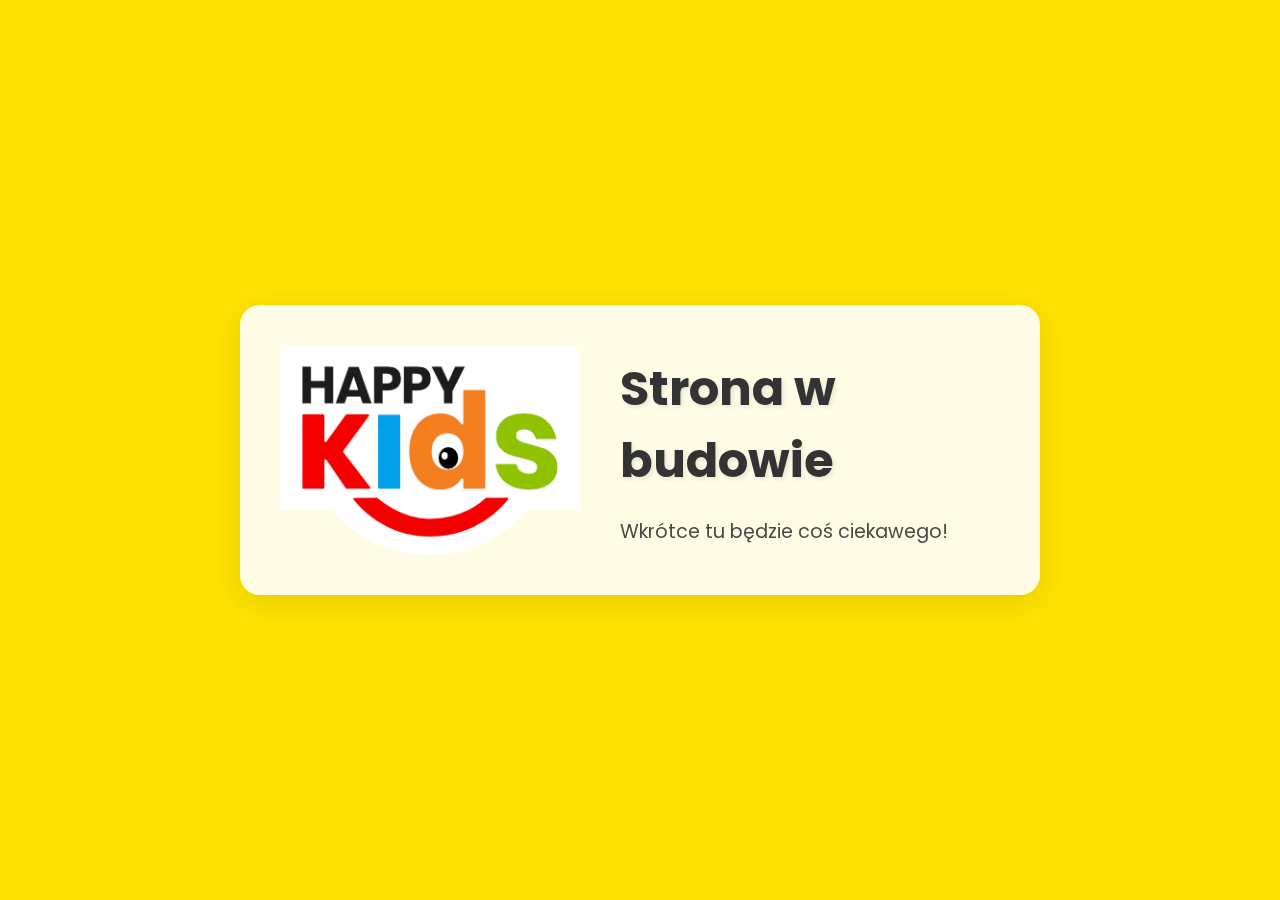
<file: index.html>
<!DOCTYPE html>
<html lang="pl">
<head>
    <meta charset="UTF-8">
    <meta name="viewport" content="width=device-width, initial-scale=1.0">
    <title>Strona w budowie</title>
      <!-- Poppins (wagi 300–700 + italiki), z display=swap -->
    <link rel="preconnect" href="https://fonts.googleapis.com">
    <link rel="preconnect" href="https://fonts.gstatic.com" crossorigin>
    <link href="https://fonts.googleapis.com/css2?family=Poppins:ital,wght@0,300;0,400;0,500;0,600;0,700;1,300;1,400;1,500;1,600;1,700&display=swap" rel="stylesheet">
    <style>
        * {
            margin: 0;
            padding: 0;
            box-sizing: border-box;
        }

        body {
            font-family: "Poppins", system-ui, -apple-system, "Segoe UI", Roboto, Ubuntu, Arial, sans-serif;
            background: #ffe200;
            height: 100vh;
            display: flex;
            justify-content: center;
            align-items: center;
            color: #333;
        }

        .container {
            display: flex;
            align-items: center;
            gap: 40px;
            padding: 40px;
            background: rgba(255, 255, 255, 0.9);
            border-radius: 20px;
            backdrop-filter: blur(10px);
            box-shadow: 0 8px 32px rgba(0, 0, 0, 0.1);
            max-width: 800px;
        }

        h1 {
            font-size: 3rem;
            margin-bottom: 20px;
            text-shadow: 2px 2px 4px rgba(0, 0, 0, 0.1);
            color: #333;
        }

        p {
            font-size: 1.2rem;
            opacity: 0.9;
        }

        .logo {
            width: 300px;
            height: auto;
            border-radius: 10px;
            flex-shrink: 0;
        }

        .text-content {
            text-align: left;
        }
    </style>
</head>
<body>
    <div class="container">
        <img src="media/logo HappyKids_v3.png" alt="Logo" class="logo">
        <div class="text-content">
            <h1>Strona w budowie</h1>
            <p>Wkrótce tu będzie coś ciekawego!</p>
        </div>
    </div>
</body>
</html>
</file>
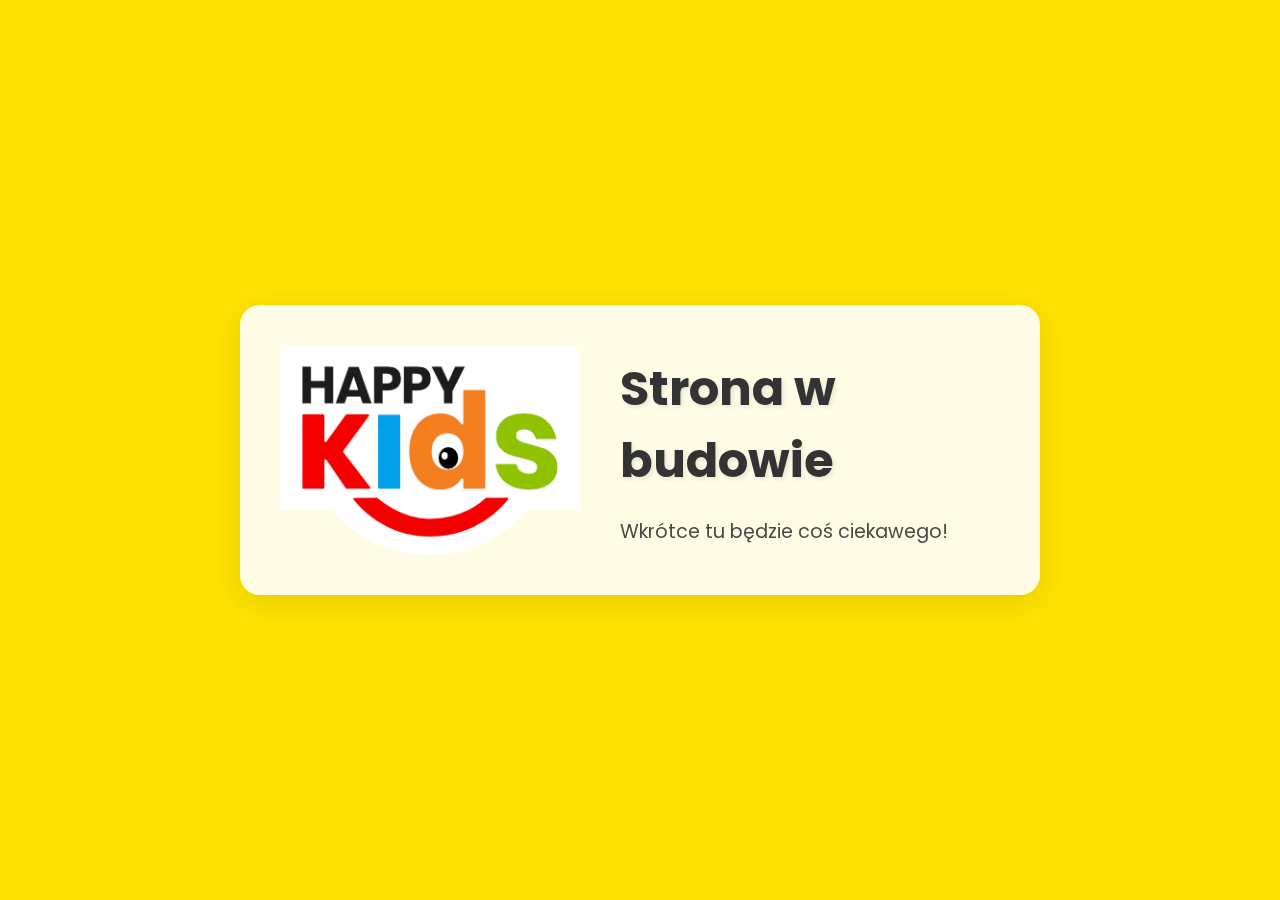
<file: inprogress.html>
<!DOCTYPE html>
<html lang="pl">
<head>
    <meta charset="UTF-8">
    <meta name="viewport" content="width=device-width, initial-scale=1.0">
    <title>Strona w budowie</title>
      <!-- Poppins (wagi 300–700 + italiki), z display=swap -->
    <link rel="preconnect" href="https://fonts.googleapis.com">
    <link rel="preconnect" href="https://fonts.gstatic.com" crossorigin>
    <link href="https://fonts.googleapis.com/css2?family=Poppins:ital,wght@0,300;0,400;0,500;0,600;0,700;1,300;1,400;1,500;1,600;1,700&display=swap" rel="stylesheet">
    <style>
        * {
            margin: 0;
            padding: 0;
            box-sizing: border-box;
        }

        body {
            font-family: "Poppins", system-ui, -apple-system, "Segoe UI", Roboto, Ubuntu, Arial, sans-serif;
            background: #ffe200;
            height: 100vh;
            display: flex;
            justify-content: center;
            align-items: center;
            color: #333;
        }

        .container {
            display: flex;
            align-items: center;
            gap: 40px;
            padding: 40px;
            background: rgba(255, 255, 255, 0.9);
            border-radius: 20px;
            backdrop-filter: blur(10px);
            box-shadow: 0 8px 32px rgba(0, 0, 0, 0.1);
            max-width: 800px;
        }

        h1 {
            font-size: 3rem;
            margin-bottom: 20px;
            text-shadow: 2px 2px 4px rgba(0, 0, 0, 0.1);
            color: #333;
        }

        p {
            font-size: 1.2rem;
            opacity: 0.9;
        }

        .logo {
            width: 300px;
            height: auto;
            border-radius: 10px;
            flex-shrink: 0;
        }

        .text-content {
            text-align: left;
        }
    </style>
</head>
<body>
    <div class="container">
        <img src="media/logo HappyKids_v3.png" alt="Logo" class="logo">
        <div class="text-content">
            <h1>Strona w budowie</h1>
            <p>Wkrótce tu będzie coś ciekawego!</p>
        </div>
    </div>
</body>
</html>
</file>
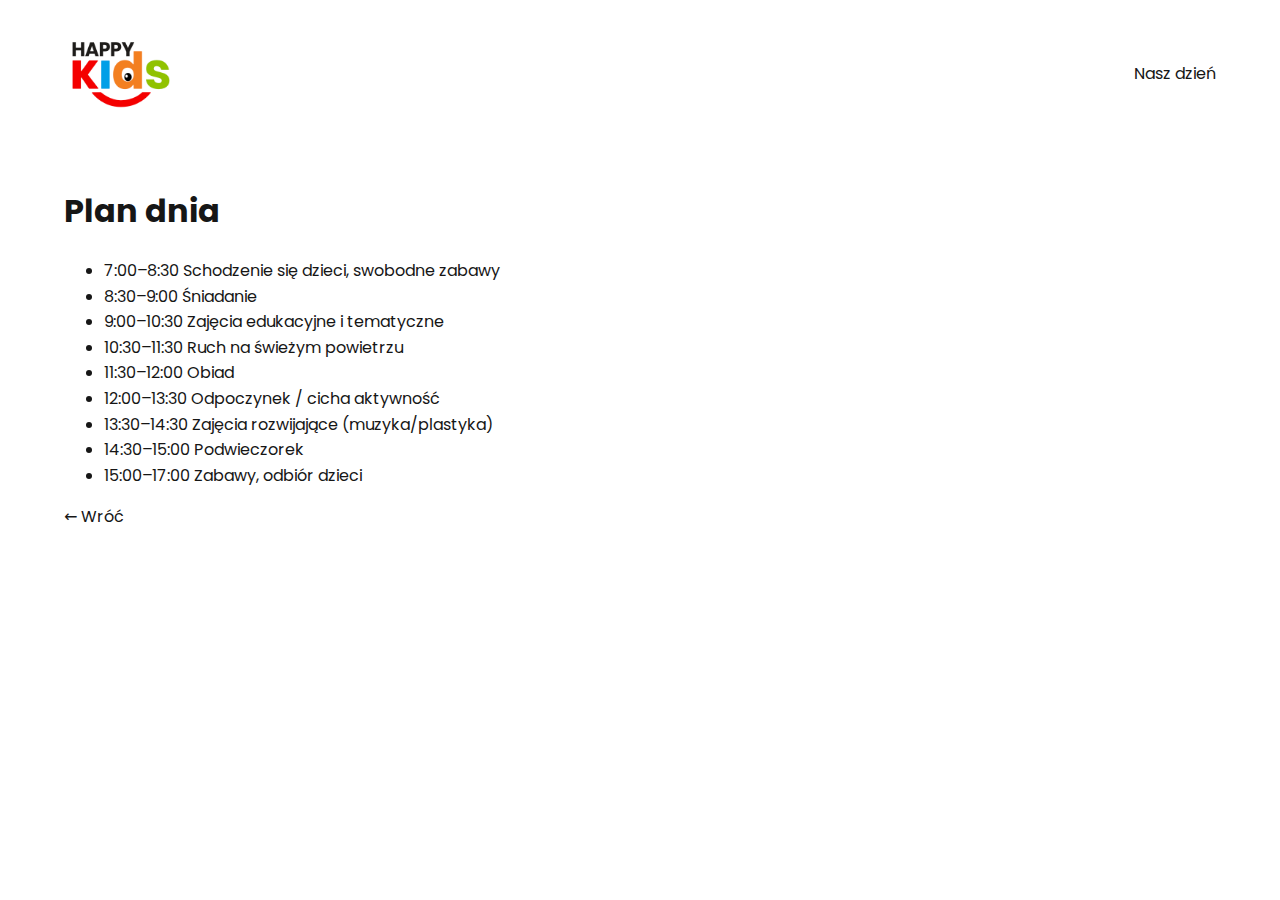
<file: podstrony/nasz-dzien.html>
<!DOCTYPE html>
<html lang="pl">
<head>
  <meta charset="UTF-8" />
  <meta name="viewport" content="width=device-width, initial-scale=1.0" />
  <title>Nasz dzień – HappyKids</title>
  <link href="https://fonts.googleapis.com/css2?family=Poppins:wght@400;600&display=swap" rel="stylesheet" />
  <link rel="stylesheet" href="../style.css" />
</head>
<body>
  <header class="nav-wrap">
    <div class="nav-inner">
      <div class="logo">
        <a href="../index.html#nasz-dzien">
          <img src="../media/logo HappyKids_v3.png" alt="HappyKids logo" />
        </a>
      </div>
      <div class="page-title">Nasz dzień</div>
    </div>
  </header>

  <main class="page-content">
    <section class="section">
      <div class="container">
        <h1>Plan dnia</h1>
        <ul class="timeline">
          <li><span>7:00–8:30</span> Schodzenie się dzieci, swobodne zabawy</li>
          <li><span>8:30–9:00</span> Śniadanie</li>
          <li><span>9:00–10:30</span> Zajęcia edukacyjne i tematyczne</li>
          <li><span>10:30–11:30</span> Ruch na świeżym powietrzu</li>
          <li><span>11:30–12:00</span> Obiad</li>
          <li><span>12:00–13:30</span> Odpoczynek / cicha aktywność</li>
          <li><span>13:30–14:30</span> Zajęcia rozwijające (muzyka/plastyka)</li>
          <li><span>14:30–15:00</span> Podwieczorek</li>
          <li><span>15:00–17:00</span> Zabawy, odbiór dzieci</li>
        </ul>

        <a href="../index.html#nasz-dzien" class="btn-back">← Wróć</a>
      </div>
    </section>
  </main>
</body>
</html>
</file>
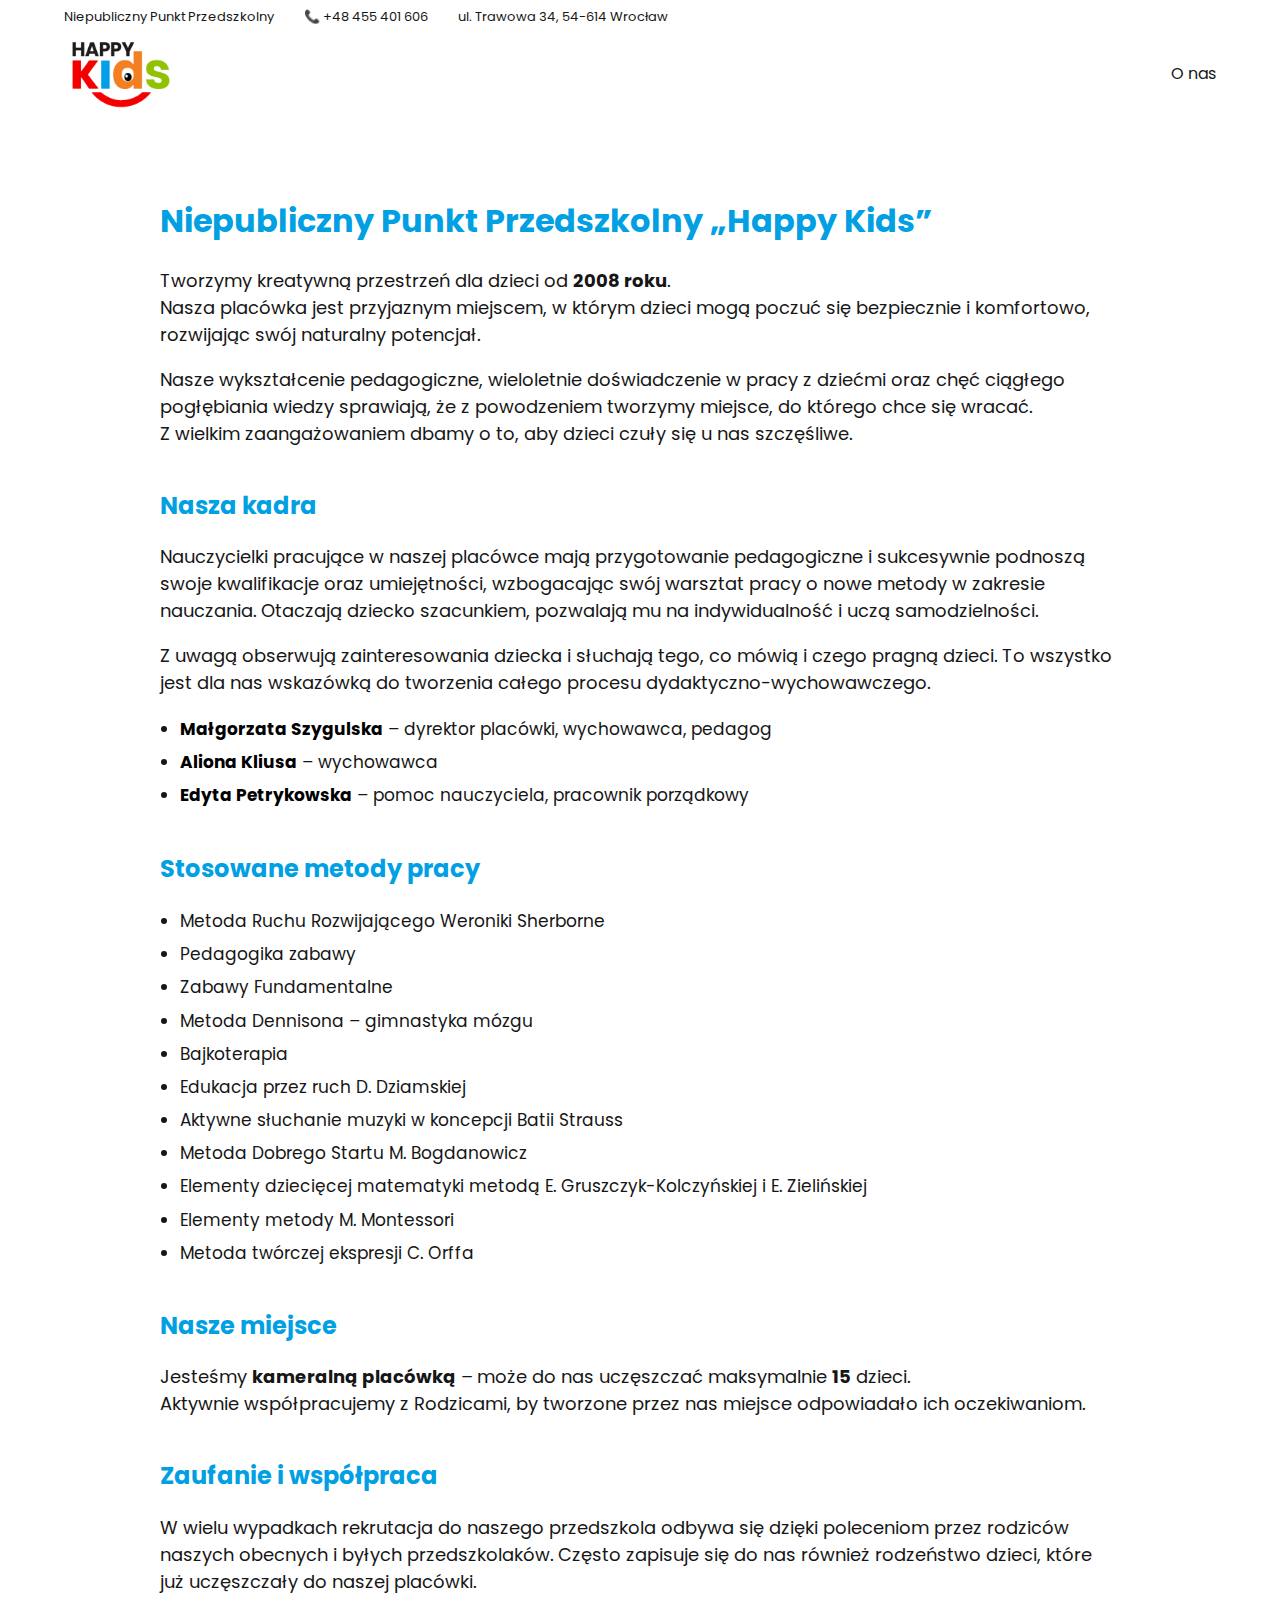
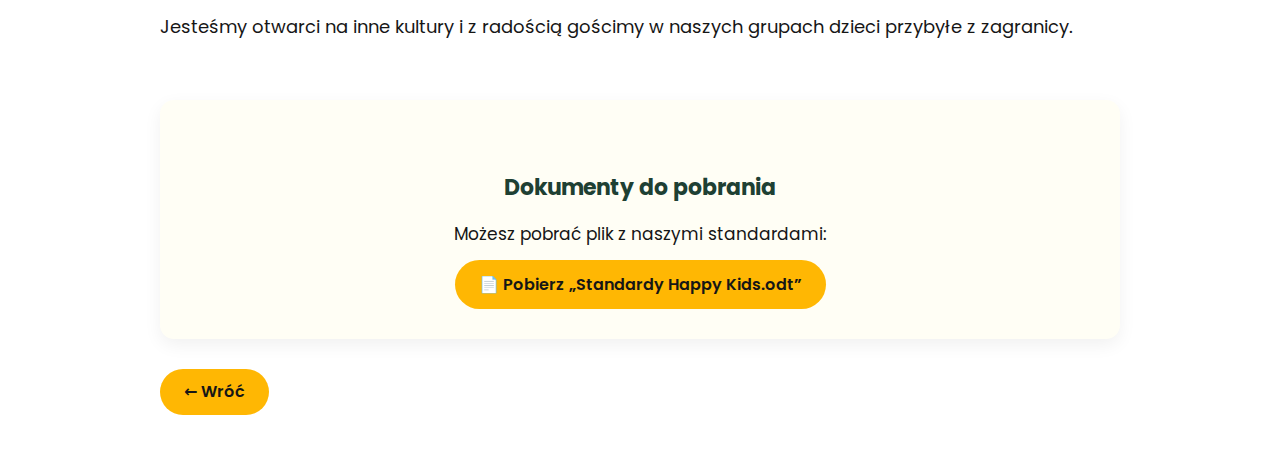
<file: podstrony/o-nas.html>
<!DOCTYPE html>
<html lang="pl">
<head>
  <meta charset="UTF-8" />
  <meta name="viewport" content="width=device-width, initial-scale=1.0" />
  <title>O nas – HappyKids</title>
  <link href="https://fonts.googleapis.com/css2?family=Poppins:wght@400;600&display=swap" rel="stylesheet" />
  <link rel="stylesheet" href="../style.css">
<link rel="stylesheet" href="o-nas.css">

</head>
<body>

  <!-- NAVBAR -->
  <header class="nav-wrap">
    <div class="nav-inner">
      <div class="logo">
        <a href="../index.html#o-nas">
          <img src="../media/logo HappyKids_v3.png" alt="HappyKids logo" />
        </a>
      </div>
      <div class="page-title">O nas</div>
    </div>
  <div class="top-bar">
  <div class="container">
    <span>Niepubliczny Punkt Przedszkolny</span>
    <span>📞 +48 455 401 606</span>
    <span>ul. Trawowa 34, 54-614 Wrocław</span>
    
  </div>
</div>
</header>

  <!-- TREŚĆ -->
  <main class="page-content">
    <section class="about-section">
      <div class="container">

        <h1>Niepubliczny Punkt Przedszkolny „Happy Kids”</h1>

        <p>
          Tworzymy kreatywną przestrzeń dla dzieci od <strong>2008 roku</strong>.<br>
          Nasza placówka jest przyjaznym miejscem, w którym dzieci mogą poczuć się bezpiecznie i komfortowo,
          rozwijając swój naturalny potencjał.
        </p>

        <p>
          Nasze wykształcenie pedagogiczne, wieloletnie doświadczenie w pracy z dziećmi oraz chęć
          ciągłego pogłębiania wiedzy sprawiają, że z powodzeniem tworzymy miejsce, do którego chce się wracać.<br>
          Z wielkim zaangażowaniem dbamy o to, aby dzieci czuły się u nas szczęśliwe.
        </p>

        <h2>Nasza kadra</h2>
        <p>
          Nauczycielki pracujące w naszej placówce mają przygotowanie pedagogiczne i sukcesywnie podnoszą
          swoje kwalifikacje oraz umiejętności, wzbogacając swój warsztat pracy o nowe metody w zakresie
          nauczania. Otaczają dziecko szacunkiem, pozwalają mu na indywidualność i uczą samodzielności.
        </p>
        <p>
          Z uwagą obserwują zainteresowania dziecka i słuchają tego, co mówią i czego pragną dzieci.
          To wszystko jest dla nas wskazówką do tworzenia całego procesu dydaktyczno-wychowawczego.
        </p>

        <ul class="staff-list">
          <li><strong>Małgorzata Szygulska</strong> – dyrektor placówki, wychowawca, pedagog</li>
          <li><strong>Aliona Kliusa</strong> – wychowawca</li>
          <li><strong>Edyta Petrykowska</strong> – pomoc nauczyciela, pracownik porządkowy</li>
        </ul>

        <h2>Stosowane metody pracy</h2>
        <ul class="methods-list">
          <li>Metoda Ruchu Rozwijającego Weroniki Sherborne</li>
          <li>Pedagogika zabawy</li>
          <li>Zabawy Fundamentalne</li>
          <li>Metoda Dennisona – gimnastyka mózgu</li>
          <li>Bajkoterapia</li>
          <li>Edukacja przez ruch D. Dziamskiej</li>
          <li>Aktywne słuchanie muzyki w koncepcji Batii Strauss</li>
          <li>Metoda Dobrego Startu M. Bogdanowicz</li>
          <li>Elementy dziecięcej matematyki metodą E. Gruszczyk-Kolczyńskiej i E. Zielińskiej</li>
          <li>Elementy metody M. Montessori</li>
          <li>Metoda twórczej ekspresji C. Orffa</li>
        </ul>

        <h2>Nasze miejsce</h2>
        <p>
          Jesteśmy <strong>kameralną placówką</strong> – może do nas uczęszczać maksymalnie <strong>15</strong> dzieci.
          <br>Aktywnie współpracujemy z Rodzicami, by tworzone przez nas miejsce odpowiadało ich oczekiwaniom.
        </p>

        <h2>Zaufanie i współpraca</h2>
        <p>
          W wielu wypadkach rekrutacja do naszego przedszkola odbywa się dzięki poleceniom przez rodziców
          naszych obecnych i byłych przedszkolaków. Często zapisuje się do nas również rodzeństwo dzieci,
          które już uczęszczały do naszej placówki.
        </p>
        <p>
          Jesteśmy otwarci na inne kultury i z radością gościmy w naszych grupach dzieci przybyłe z zagranicy.
        </p>

        <div class="download-section">
  <h2>Dokumenty do pobrania</h2>
  <p>
    Możesz pobrać plik z naszymi standardami:
  </p>
  <a href="../media/Standardy Happy Kids.odt" class="download-btn" download>
    📄 Pobierz „Standardy Happy Kids.odt”
  </a>

  
</div>

        <a href="../index.html#o-nas" class="btn-back">← Wróć</a>

      </div>
    </section>
  </main>

</body>
</html>
</file>
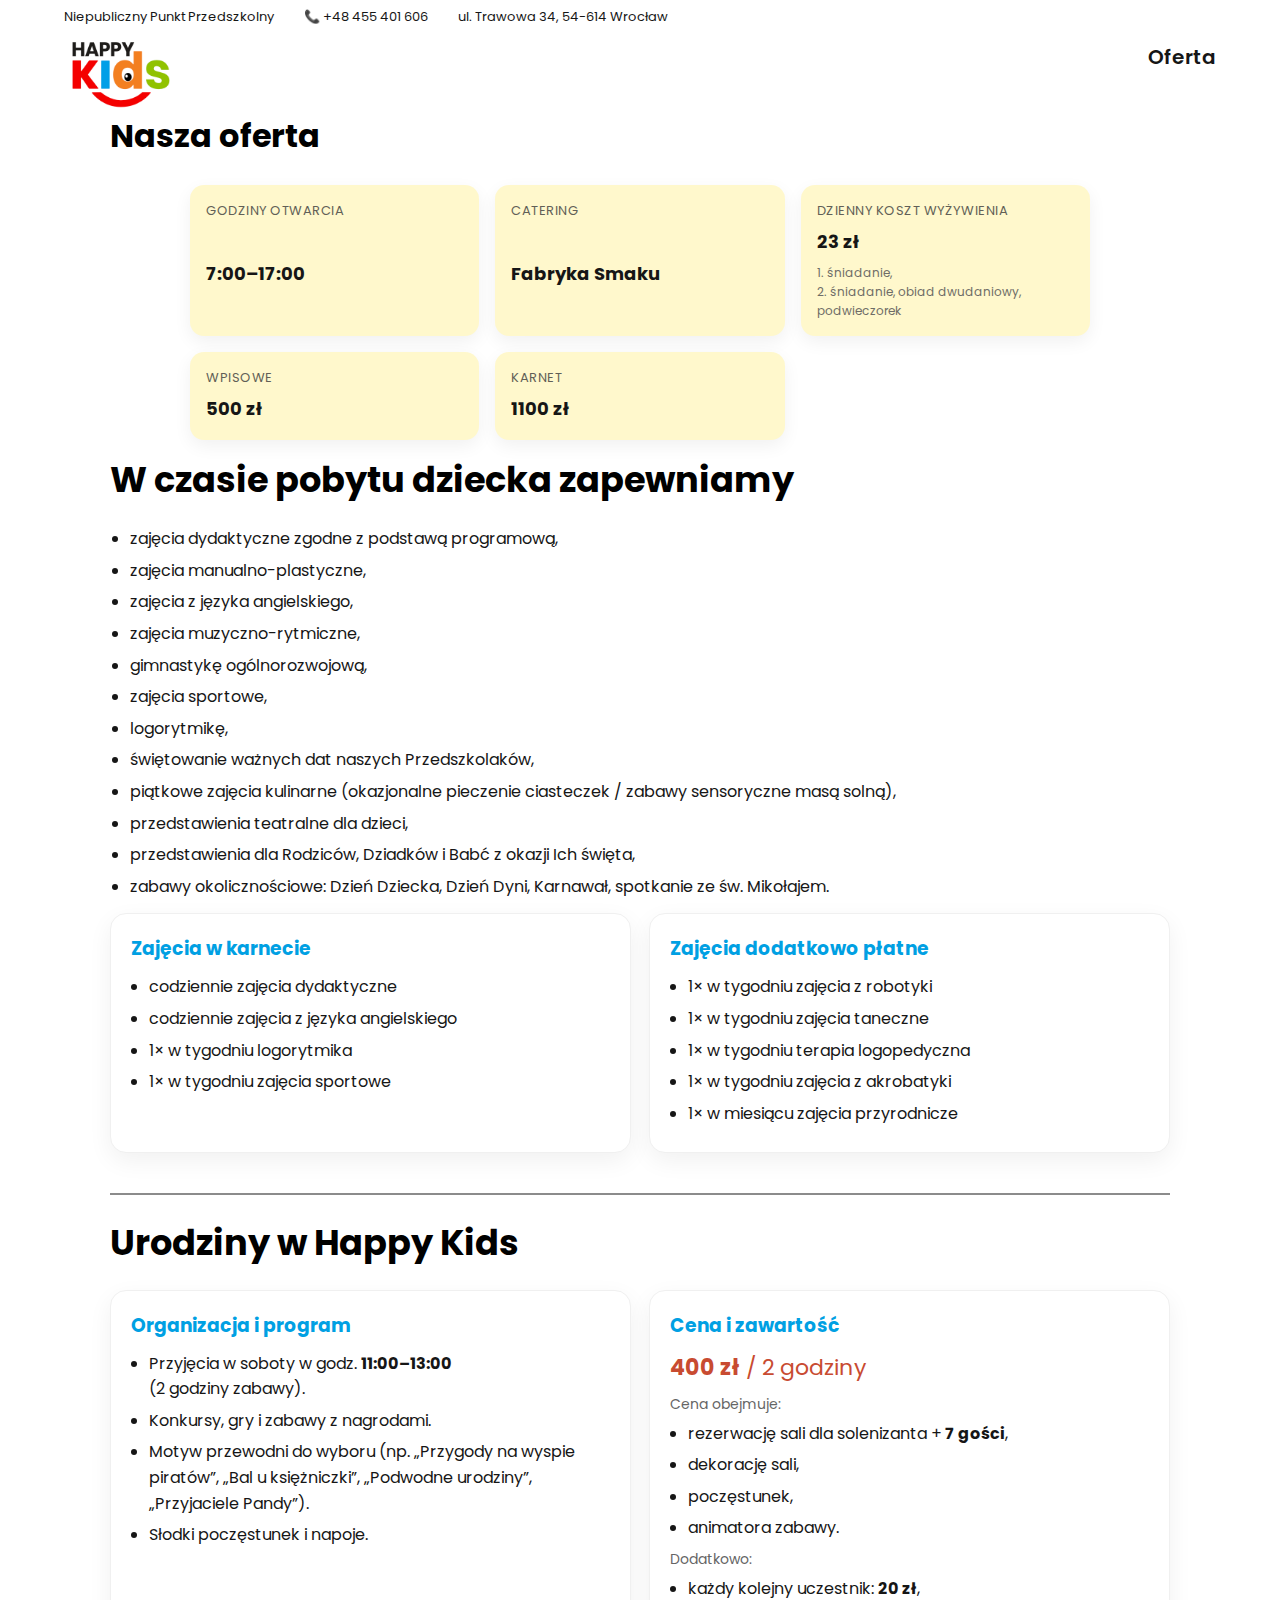
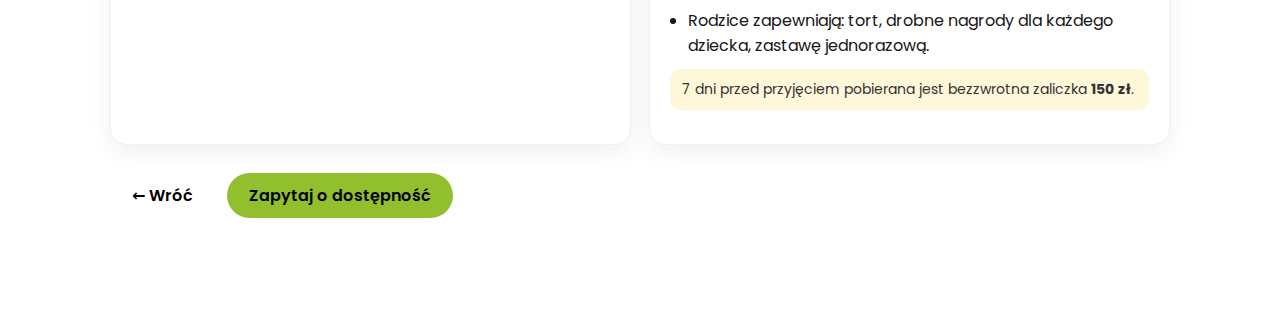
<file: podstrony/oferta.html>
<!DOCTYPE html>
<html lang="pl">
<head>
  <meta charset="UTF-8" />
  <meta name="viewport" content="width=device-width, initial-scale=1.0"/>
  <title>Oferta – HappyKids</title>
  <link href="https://fonts.googleapis.com/css2?family=Poppins:wght@400;600&display=swap" rel="stylesheet"/>
  <link rel="stylesheet" href="../style.css"/>
  <link rel="stylesheet" href="oferta.css"/>
</head>
<body>

  <!-- NAVBAR (logo + tytuł strony) -->
  <header class="nav-wrap">
    <div class="nav-inner">
      <div class="logo">
        <a href="../index.html#oferta">
          <img src="../media/logo HappyKids_v3.png" alt="HappyKids logo"/>
        </a>
      </div>
      <div class="page-title">Oferta</div>
    </div>

    <!-- TOP BAR -->
    <div class="top-bar">
  <div class="container">
    <span>Niepubliczny Punkt Przedszkolny</span>
    <span>📞 +48 455 401 606</span>
    <span>ul. Trawowa 34, 54-614 Wrocław</span>
    
  </div>
</div>
  </header>

  <main class="page-content">
    <section class="section">
      <div class="container">
        <h1>Nasza oferta</h1>

        <!-- Szybkie fakty -->
        <div class="facts-grid">
          <div class="fact">
            <span class="label">Godziny otwarcia</span>
            <span class="value">7:00–17:00</span>
          </div>
          <div class="fact">
            <span class="label">Catering</span>
            <span class="value">Fabryka Smaku</span>
          </div>
          <div class="fact">
            <span class="label">Dzienny koszt wyżywienia</span>
            <span class="value">23&nbsp;zł</span>
            <small>1. śniadanie,<br>2. śniadanie, obiad dwudaniowy, podwieczorek</small>
          </div>
          <div class="fact">
            <span class="label">Wpisowe</span>
            <span class="value">500&nbsp;zł</span>
          </div>
          <div class="fact">
            <span class="label">Karnet</span>
            <span class="value">1100&nbsp;zł</span>
          </div>
        </div>

        <!-- Zapewniamy w czasie pobytu -->
        <h2>W czasie pobytu dziecka zapewniamy</h2>
        <ul class="feature-list">
          <li>zajęcia dydaktyczne zgodne z podstawą programową,</li>
          <li>zajęcia manualno-plastyczne,</li>
          <li>zajęcia z języka angielskiego,</li>
          <li>zajęcia muzyczno-rytmiczne,</li>
          <li>gimnastykę ogólnorozwojową,</li>
          <li>zajęcia sportowe,</li>
          <li>logorytmikę,</li>
          <li>świętowanie ważnych dat naszych Przedszkolaków,</li>
          <li>piątkowe zajęcia kulinarne (okazjonalne pieczenie ciasteczek / zabawy sensoryczne masą solną),</li>
          <li>przedstawienia teatralne dla dzieci,</li>
          <li>przedstawienia dla Rodziców, Dziadków i Babć z okazji Ich święta,</li>
          <li>zabawy okolicznościowe: Dzień Dziecka, Dzień Dyni, Karnawał, spotkanie ze św. Mikołajem.</li>
        </ul>

        <!-- Zajęcia w karnecie / dodatkowo płatne -->
        <div class="offer-grid">
          <article class="card">
            <h3>Zajęcia w karnecie</h3>
            <ul>
              <li>codziennie zajęcia dydaktyczne</li>
              <li>codziennie zajęcia z języka angielskiego</li>
              <li>1× w tygodniu logorytmika</li>
              <li>1× w tygodniu zajęcia sportowe</li>
            </ul>
          </article>

          <article class="card">
            <h3>Zajęcia dodatkowo płatne</h3>
            <ul>
              <li>1× w tygodniu zajęcia z robotyki</li>
              <li>1× w tygodniu zajęcia taneczne</li>
              <li>1× w tygodniu terapia logopedyczna
              <li>1× w tygodniu zajęcia z akrobatyki</li>
              <li>1× w miesiącu zajęcia przyrodnicze</li>
            </ul>
          </article>
        </div>

        <!-- Urodziny -->
        <section class="birthday">
          <h2>Urodziny w Happy Kids</h2>

          <div class="birthday-grid">
            <div class="card">
              <h3>Organizacja i program</h3>
              <ul>
                <li>Przyjęcia w soboty w godz. <strong>11:00–13:00</strong><br>(2 godziny zabawy).</li>
                <li>Konkursy, gry i zabawy z nagrodami.</li>
                <li>Motyw przewodni do wyboru (np. „Przygody na wyspie piratów”, „Bal u księżniczki”, „Podwodne urodziny”, „Przyjaciele Pandy”).</li>
                <li>Słodki poczęstunek i napoje.</li>
              </ul>
            </div>

            <div class="card">
              <h3>Cena i zawartość</h3>
              <p class="price"><strong>400&nbsp;zł</strong> / 2 godziny</p>
              <p class="muted">Cena obejmuje:</p>
              <ul>
                <li>rezerwację sali dla solenizanta + <strong>7 gości</strong>,</li>
                <li>dekorację sali,</li>
                <li>poczęstunek,</li>
                <li>animatora zabawy.</li>
              </ul>
              <p class="muted">Dodatkowo:</p>
              <ul>
                <li>każdy kolejny uczestnik: <strong>20&nbsp;zł</strong>,</li>
                <li>Rodzice zapewniają: tort, drobne nagrody dla każdego dziecka, zastawę jednorazową.</li>
              </ul>
              <p class="note">7 dni przed przyjęciem pobierana jest bezzwrotna zaliczka <strong>150&nbsp;zł</strong>.</p>
            </div>
          </div>
        </section>

        <div class="cta-row">
          <a href="../index.html#oferta" class="btn-back">← Wróć</a>
          <a href="../index.html#kontakt" class="btn-cta">Zapytaj o dostępność</a>
        </div>

      </div>
    </section>
  </main>

</body>
</html>
</file>
<file: podstrony/o-nas.css>
/* ===== STYL STRONY "O NAS" ===== */

.page-content {
  
  background-color: #ffffff;
  color: #161616;
  min-height: 100vh;
}

/* Teksty i układ */
.about-section .container {
  max-width: 1000px;
  margin: 0 auto;
  padding: 60px 20px;
  text-align: left;
}

.about-section h1 {
  font-size: 32px;
  color: #00a0e3;
  margin-bottom: 20px;
}

.about-section h2 {
  font-size: 24px;
  color: #00a0e3;
  margin-top: 40px;
  margin-bottom: 10px;
}

.about-section p {
  font-size: 18px;
  line-height: 1.5;
  margin-bottom: 16px;
}

.staff-list, .methods-list {
  margin: 20px 0 30px;
  padding-left: 20px;
}

.staff-list li, .methods-list li {
  margin-bottom: 6px;
  font-size: 17px;
}

.staff-list li strong {
  color: #000000;
}

/* Przycisk powrotu */
.btn-back {
  display: inline-block;
  margin-top: 30px;
  padding: 10px 24px;
  background-color: #FFB703;
  color: #161616;
  text-decoration: none;
  font-weight: 600;
  border-radius: 25px;
  transition: background-color 0.3s ease, transform 0.2s ease;
}

.btn-back:hover {
  background-color: #FFA500;
  transform: translateY(-2px);
}



/* ===== SEKCJA POBIERANIA PLIKU ===== */
.download-section {
  margin-top: 60px;
  padding: 30px;
  background-color: #fffef5;
  border-radius: 14px;
  box-shadow: 0 6px 18px rgba(0,0,0,0.06);
  text-align: center;
}

.download-section h2 {
  font-size: 22px;
  color: #1E4033;
  margin-bottom: 12px;
}

.download-section p {
  font-size: 17px;
  margin-bottom: 12px;
}

.download-btn {
  display: inline-block;
  background-color: #FFB703;
  color: #161616;
  text-decoration: none;
  font-weight: 600;
  padding: 12px 24px;
  border-radius: 30px;
  transition: background-color 0.3s ease, transform 0.2s ease;
}

.download-btn:hover {
  background-color: #FFA500;
  transform: translateY(-2px);
}

.note {
  font-size: 14px;
  margin-top: 12px;
  color: #555;
}
</file>
<file: podstrony/oferta.css>
/* ===== STRONA: OFERTA (spójna kolorystyka HappyKids) ===== */



/* --- naprawa przesunięcia treści pod fixed header/top-bar --- */
body {
  padding-top: 0 !important;
}

.page-content {
  background: #fff;
  color: var(--brand-text);
  min-height: 100vh;
  text-align: left;
}

.page-title {
  font-weight: 600;
  font-size: 20px;
  color: var(--brand-text);
  padding-bottom: 10px;
  border-bottom: 3px solid var(--brand-yellow);
  margin-bottom: 24px;
}



/* --- układ główny --- */
.container {
  max-width: 1100px;
  margin: 0 auto;
  padding: 60px 20px;
  text-align: left;
}

/* --- nagłówki i tekst --- */
h1 {
  font-size: 32px;
  margin: 0 0 16px;
  color: #000000;
}

h2 {
  font-size: 24px;
  margin: 36px 0 12px;
  color: #000000;
}

p { line-height: 1.5; }

/* --- Szybkie fakty – dwa rzędy (3 + 2) --- */
.facts-grid {
  display: grid;
  grid-template-columns: repeat(3, 1fr);
  gap: 16px;
  margin: 24px 0 12px;
  max-width: 900px;
  margin-inline: auto;
}

@media (max-width: 900px) {
  .facts-grid {
    grid-template-columns: repeat(2, 1fr);
  }
}

@media (max-width: 580px) {
  .facts-grid {
    grid-template-columns: 1fr;
  }
}

.fact {
  background: #fff8cc; /* jasny żółty */
  border-radius: 14px;
  padding: 16px;
  box-shadow: 0 6px 18px rgba(0,0,0,0.06);
  display: grid;
  gap: 6px;
  
  transition: transform 0.2s ease, box-shadow 0.2s ease;
}

.fact:hover {
  transform: translateY(-3px);
  box-shadow: 0 8px 24px rgba(0,0,0,0.08);
}

.fact .label {
  font-size: 13px;
  text-transform: uppercase;
  letter-spacing: .04em;
  color: #3a3a3a;
  opacity: .8;
}

.fact .value {
  font-weight: 700;
  font-size: 18px;
  color: var(--brand-text);
}

.fact small {
  font-size: 12px;
  color: #555;
  opacity: .85;
}

/* --- Lista „zapewniamy” --- */
.feature-list {
  margin: 12px 0 8px;
  padding-left: 20px;
}

.feature-list li {
  margin: 6px 0;
  line-height: 1.6;
}

/* --- Karty zajęć --- */
.offer-grid {
  display: grid;
  grid-template-columns: 1fr 1fr;
  gap: 18px;
  margin-top: 14px;
}

@media (max-width: 900px) {
  .offer-grid { grid-template-columns: 1fr; }
}

.card {
  background: #fff;
  border-radius: 16px;
  padding: 20px;
  box-shadow: 0 8px 24px rgba(0,0,0,0.06);
  border: 1px solid #f0f0f0;
}

.card h3 {
  margin: 0 0 10px;
  color: #00a0e3;
}

.card ul {
  margin: 0;
  padding-left: 18px;
}

.card ul li { margin: 6px 0; }

/* --- Urodziny --- */

.birthday {
  border-top: 2px solid #8b8b8b;   /* cienka linia oddzielająca sekcję */
  margin-top: 40px;             /* odstęp od sekcji wyżej */
  padding-top: 20px;            /* przestrzeń nad tytułem */
}



.birthday .price {
  font-size: 22px;
  margin: 6px 0 10px;
  color: #C84B31;
}

.birthday .muted {
  font-size: 14px;
  color: #555;
  opacity: .9;
  margin: 8px 0 4px;
}

.birthday .note {
  margin-top: 10px;
  font-size: 14px;
  background: #fff7d9;
  padding: 10px 12px;
  border-radius: 10px;
  border-left: 4px solid var(--brand-yellow);
  color: #333;
}

.birthday-grid {
  display: grid;
  grid-template-columns: 1fr 1fr;
  gap: 18px;
  margin-top: 12px;
}

@media (max-width: 900px) {
  .birthday-grid { grid-template-columns: 1fr; }
}

/* --- CTA / powrót --- */
.cta-row {
  display: flex;
  gap: 12px;
  margin-top: 28px;
  flex-wrap: wrap;
}

.btn-back,
.btn-cta {
  display: inline-block;
  padding: 10px 22px;
  border-radius: 26px;
  text-decoration: none;
  font-weight: 600;
  transition: transform .2s ease, background-color .25s ease, color .25s ease, box-shadow .25s ease;
  outline: none;
}

/* „Wróć” – żółty */
.btn-back {
  background: var(--brand-yellow);
  color: #000000;
}

.btn-back:hover {
  background: #f2d400;
  transform: translateY(-2px);
}

.btn-back:focus-visible {
  box-shadow: 0 0 0 3px rgba(255,226,0,.45);
}

/* „Zapytaj” – zielony */
.btn-cta {
  background: #91bf2d;
  color: #000000;
}

.btn-cta:hover {
  background: #98c23f;
  transform: translateY(-2px);
}

.btn-cta:focus-visible {
  box-shadow: 0 0 0 3px rgba(52,103,81,.35);
}

/* --- Drobne dopieszczenia --- */
.page-title {
  font-weight: 600;
  font-size: 20px;
  color: var(--brand-text);
}

.page-content > *:first-child {
  margin-top: 0;
}
</file>
<file: style.css>
/* ============ ROOT & RESET ============ */
:root{
  --yellow:#FFE200;
  --text:#161616;
  --bg:#fff;
  --muted:#666;
  --container:1200px;
  --gutter:24px;
  --radius:16px;
  --nav-h:80px;
  --topbar-h:34px;
  --shadow:0 6px 20px rgba(0,0,0,.08);
}

*{box-sizing:border-box}
html{scroll-behavior:smooth}
body{
  margin:0;
  font-family:"Poppins",system-ui,-apple-system,Segoe UI,Roboto,Arial,sans-serif;
  color:var(--text);
  background:var(--bg);
  line-height:1.6;
  padding-top:calc(var(--topbar-h) + var(--nav-h));
}

img{max-width:100%;height:auto;display:block}
a{color:inherit;text-decoration:none}

/* ============ LAYOUT HELPERS ============ */
.container{
  max-width:var(--container);
  margin-inline:auto;
  padding-inline:var(--gutter);
}

/* Domyślne zmienne dla sekcji (łatwe sterowanie per-sekcja) */
.section{
  --section-pt: 50px;     /* domyślny padding-top sekcji */
  --section-pb: 50px;     /* domyślny padding-bottom sekcji */
  --section-h2-mb: 18px;  /* domyślny odstęp pod tytułem h2 */
  --section-gap: 40px;    /* domyślny gap w gridach wewnątrz sekcji */

  padding: var(--section-pt) 0 var(--section-pb);
}
.section h2{
  font-size:clamp(1.6rem,3vw,2.2rem);
  margin:0 0 var(--section-h2-mb);
}

/* Kolory sekcji (naprzemiennie) */
.section.yellow{background:var(--yellow)}
.section.white{background:#fff}

/* Dla sekcji bez klasy w HTML */
#oferta.section{background:#fff}
#galeria.section.white{background:#fff}
#wspolprace.section.yellow{background:var(--yellow)}

/* Scroll do kotwic nie chowa tytułów pod nagłówkiem */
#o-nas, #oferta, #nasz-dzien, #galeria, #wspolprace, #kontakt{
  scroll-margin-top: calc(var(--topbar-h) + var(--nav-h) + 10px);
}

/* ============ TOP BAR ============ */
.top-bar {
  position: fixed;
  top: 0;
  left: 0;
  width: 100%;
  height: var(--topbar-h);
  background: #fff;
  color: var(--text);
  
  z-index: 900;
}

.top-bar .container {
  max-width: var(--container);
  margin: 0 auto;
  padding: 0 var(--gutter); /* identyczne z resztą strony */
  display: flex;
  justify-content: flex-start; /* tekst zaczyna się idealnie tam, gdzie logo */
  align-items: center;
  gap: 30px;
  font-size: 13px;
  font-weight: 400;
  height: 100%;
  flex-wrap: wrap;
}


/* ============ NAVBAR ============ */
.nav-wrap{
  position:fixed;top:var(--topbar-h);left:0;width:100%;
  background:#fff;z-index:950;
  transition:box-shadow .2s ease;
}
.nav-wrap.scrolled{box-shadow:var(--shadow)}
.nav-inner{
  min-height:var(--nav-h);
  display:flex;align-items:center;justify-content:space-between;
  gap:20px;max-width:var(--container);margin-inline:auto;padding-inline:var(--gutter);
}
.logo img{height:80px;width:auto}

/* Hamburger */
.nav-toggle{display:none}
.hamburger{display:none;cursor:pointer;width:34px;height:28px;position:relative}
.hamburger span{
  position:absolute;left:0;right:0;height:3px;background:var(--text);
  border-radius:2px;transition:.25s ease;
}
.hamburger span:nth-child(1){top:2px}
.hamburger span:nth-child(2){top:12px}
.hamburger span:nth-child(3){top:22px}

/* MENU desktop */
.main-nav{display:flex;gap:18px;align-items:center}
.main-nav a{padding:10px 12px;border-radius:10px;font-weight:600}
.main-nav a:hover,.main-nav a.is-active{background:var(--yellow);color:#000}

/* MENU mobile */
@media (max-width:980px){
  .hamburger{display:block}
  .main-nav{
    position:fixed;left:0;right:0;top:calc(var(--topbar-h) + var(--nav-h));
    background:#fff;border-top:1px solid #eee;
    display:flex;flex-direction:column;align-items:flex-start;gap:0;
    transform:translateY(-140%);transition:transform .25s ease;
    padding:8px var(--gutter);z-index:940;
  }
  .main-nav a{width:100%;padding:14px 8px;border-radius:10px}
  .nav-toggle:checked ~ .hamburger span:nth-child(1){transform:translateY(10px) rotate(45deg)}
  .nav-toggle:checked ~ .hamburger span:nth-child(2){opacity:0}
  .nav-toggle:checked ~ .hamburger span:nth-child(3){transform:translateY(-10px) rotate(-45deg)}
  .nav-toggle:checked ~ .main-nav{transform:translateY(0)}
}

/* ============ O NAS ============ */
.o-nas-container{
  display:grid;grid-template-columns:1.4fr 1fr;gap:var(--section-gap);align-items:center;
  max-width:var(--container);margin:0 auto;padding:0 var(--gutter);
}
@media (max-width:900px){.o-nas-container{grid-template-columns:1fr}}
.text-content p{margin:0 0 12px}

/* PRZYCISK O NAS (biały) */
#o-nas .btn-more{
  display:inline-block;
  margin-top:30px;
  padding:10px 24px;
  background:#fff;
  color:var(--text);
  text-decoration:none;
  font-weight:600;
  border-radius:25px;
  transition:background-color 0.3s ease, transform 0.2s ease;
}
#o-nas .btn-more:hover{
  background:#f7f7f7;
  transform:translateY(1px);
}
.o-nas-img img{max-width:360px;margin-inline:auto}

/* ============ CHMURKA ============ */
.cloud-divider{display:flex;justify-content:center;align-items:center;background:#fff}
.cloud-divider img{max-width:220px;opacity:.85}

/* ============ OFERTA ============ */
.oferta-container{
  display:grid;grid-template-columns:1.2fr 1fr;gap:var(--section-gap);align-items:center;
  max-width:var(--container);margin:0 auto;padding:0 var(--gutter);
}
@media (max-width:900px){.oferta-container{grid-template-columns:1fr}}
.oferta .text-content p{margin:0 0 12px}
.slonko-img{max-width:300px;margin-inline:auto;display:block}

/* PRZYCISK OFERTA (żółty) */
#oferta .btn-more-oferta{
  display:inline-block;
  margin-top:30px;
  padding:10px 24px;
  background:var(--yellow);
  color:#161616;
  text-decoration:none;
  font-weight:600;
  border-radius:25px;
  border:2px solid transparent;
  transition:background-color 0.3s ease, transform 0.2s ease;
}
#oferta .btn-more-oferta:hover{
  filter:brightness(0.95);
  transform:translateY(1px);
}





/* ===== KARUZELA ===== */
#nasz-dzien .carousel{
  background:#fff;
  border-radius:16px;
  box-shadow:0 8px 24px rgba(0,0,0,.08);
  padding:10px 0;
  position:relative;
  overflow:hidden;
  margin-top:12px;
}
.carousel-track{
  display:flex;
  gap:8px;
  transition:transform .35s ease;
  will-change: transform;
}
#nasz-dzien .card {
  display:flex;flex-direction:column;align-items:center;justify-content:flex-start;text-align:center;
}
#nasz-dzien .card img {
  width:100%;
  max-height:260px;
  height:auto;
  object-fit:contain;
  background:#fff;
  border-radius:12px;
  margin:0 auto;
}
.carousel-track .card{
  flex:0 0 calc((100% - 2*8px)/3);
  display:flex;flex-direction:column;
  background:#fff;border:1px solid #eee;border-radius:14px;overflow:hidden;
}
@media (max-width:1000px){.carousel-track .card{flex:0 0 calc((100% - 16px)/2)}}
@media (max-width:640px){.carousel-track .card{flex:0 0 100%}}
.card-top{padding:10px 12px;font-weight:700;border-bottom:1px solid #f0f0f0;background:#fafafa;text-align:center;}
.card-top .time{font-size:1.05rem}
.card-bottom{padding:10px 12px;text-align:center}
.caption{margin:0;font-weight:600}
.carousel-btn{
  position:absolute;top:50%;transform:translateY(-50%);
  width:44px;height:44px;border-radius:999px;border:0;
  background:#fff;box-shadow:0 2px 10px rgba(0,0,0,.15);
  cursor:pointer;font-size:24px;display:grid;place-items:center;z-index:2;
  transition:transform .2s ease, background-color .2s ease;
  font-weight:900;
}
.carousel-btn:hover{transform:translateY(-50%) scale(1.05)}
.carousel-btn.prev{left:8px}
.carousel-btn.next{right:8px}
.carousel-dots{display:flex;gap:8px;justify-content:center;margin-top:12px}
.carousel-dots button{width:10px;height:10px;border-radius:999px;border:0;background:#d9d9d9;cursor:pointer}
.carousel-dots button[aria-current="true"]{background:#346751}

/* ============ GALERIA ============ */
#galeria .container{max-width:var(--container)}
.gallery-row{
  display:grid;gap:10px;
  grid-template-columns:repeat(3,1fr);
}
@media (max-width:900px){.gallery-row{grid-template-columns:repeat(2,1fr)}}
@media (max-width:560px){.gallery-row{grid-template-columns:1fr}}
.gallery-item img{width:100%;border-radius:14px;object-fit:cover;aspect-ratio:4/3}

/* ============ WSPÓŁPRACE ============ */
#wspolprace {
  background:#fff;
  text-align:left;
  position:relative;
  overflow:hidden;

  /* zmienne tej sekcji */
  --stripe-h: 2.5em; /* wysokość żółtego paska pod tytułem (łatwo zmienisz niżej per-sekcja) */
}
#wspolprace h2 {
  position:relative;
  z-index:1;
  font-size:clamp(1.6rem,3vw,2.2rem);
  font-weight:600;
  color:var(--text);
  margin-bottom:var(--section-h2-mb);
  padding:10px 0;
}
#wspolprace h2::before {
  content:"";
  position:absolute;
  left:50%;top:50%;
  transform:translate(-50%,-50%);
  width:100vw;
  height: var(--stripe-h); /* sterowane zmienną */
  background:var(--yellow);
  z-index:-1;
}
#wspolprace .container {
  max-width:var(--container);
  margin-inline:auto;
  padding-inline:var(--gutter);
}
.partners-grid {
  display:flex;
  justify-content:space-around;
  align-items:center;
  flex-wrap:nowrap;
  gap:60px;
  padding-top:20px;
  overflow-x:auto;
  scrollbar-width:none;
}
.partners-grid::-webkit-scrollbar{display:none}
.partner {
  border:0;background:transparent;padding:0;
  cursor:pointer;display:flex;align-items:center;justify-content:center;
}
.partner:focus-visible {
  outline:3px solid var(--yellow);
  outline-offset:4px;
}
.partner img {
  max-height:140px;width:auto;object-fit:contain;
  transition:transform .3s ease;
}
.partner img:hover{transform:scale(1.08)}

/* MODAL */
.modal {
  position:fixed;inset:0;
  display:none;
  align-items:center;justify-content:center;
  background:rgba(0,0,0,.5);
  backdrop-filter:blur(2px);
  z-index:3000;
}
.modal[aria-hidden="false"]{display:flex;}
.modal-content {
  background:#fff;color:var(--text);
  display:flex;align-items:center;gap:32px;
  max-width:860px;width:92%;
  padding:32px;border-radius:16px;
  box-shadow:0 16px 40px rgba(0,0,0,.2);
  transform:translateY(10px);opacity:0;
  animation:modal-in .25s ease forwards;
}
@keyframes modal-in {to{transform:translateY(0);opacity:1}}
.modal-content img {
  max-width:280px;max-height:220px;object-fit:contain;flex:0 0 auto;
}
.modal-text h3 {margin:0 0 10px;font-size:1.5rem;}
.modal-text p {margin:0;line-height:1.6;color:#444;}
.modal-close {
  position:absolute;top:14px;right:18px;width:36px;height:36px;
  border-radius:999px;border:0;background:#fff;
  box-shadow:0 2px 8px rgba(0,0,0,.15);
  font-size:22px;line-height:1;cursor:pointer;
}
.modal-close:hover{transform:scale(1.06)}
@media (max-width:700px){
  .modal-content{flex-direction:column;text-align:center;gap:20px;}
  .modal-content img{max-width:220px;}
}

/* ============ KONTAKT ============ */
#kontakt {
  border-top:1px solid #807777;
  /* padding sekcji #kontakt teraz też sterowany zmiennymi sekcyjnymi */
}
#kontakt .container{
  display:grid;grid-template-columns:1.1fr 1fr;gap:32px;align-items:start;
}
@media (max-width:900px){#kontakt .container{grid-template-columns:1fr}}
.contact-info p{margin:0 0 10px}
.facebook-link {
  display:inline-flex;align-items:center;gap:8px;
  margin-top:10px;padding:10px 18px;border-radius:999px;
  background:#1877f2;color:#fff;font-weight:600;font-size:1rem;
  text-decoration:none;transition:background 0.3s ease, transform 0.2s ease;
}
.facebook-link:hover {
  background:#145dbd;transform:translateY(-1px);
}
.icon-facebook {width:22px;height:22px;object-fit:contain;display:block;}
.map-container iframe{
  width:100%;height:360px;border:0;border-radius:14px;
  box-shadow:0 2px 10px rgba(0,0,0,.06);
}
.mail-line {display:inline-flex;align-items:center;gap:8px;}
.icon-mail {width:22px;height:22px;object-fit:contain;display:block;}

/* ============ UTILITIES ============ */
.tight-lines{line-height:1.35}
.hide{display:none !important}

/* =========================================================
   NADPISANIA PER-SEKCJA (zmieniasz tylko liczby tutaj)
   ========================================================= */

/* O NAS */
#o-nas{
  --section-pt: 56px;
  --section-pb: 48px;
  --section-h2-mb: 14px;
  --section-gap: 50px; /* używane w .o-nas-container */
}

/* OFERTA */
#oferta{
  --section-pt: 16px;
  --section-pb: 56px;
  --section-h2-mb: 14px;
  --section-gap: 40px; /* używane w .oferta-container */
}

/* NASZ DZIEŃ */
#nasz-dzien{
  --section-pt: 48px;
  --section-pb: 40px;
  --section-h2-mb: 12px;
}

/* GALERIA */
#galeria{
  --section-pt: 40px;
  --section-pb: 40px;
  --section-h2-mb: 12px;
}

/* WSPÓŁPRACE */
#wspolprace{
  --section-pt: 44px;
  --section-pb: 44px;
  --section-h2-mb: 16px;
  --stripe-h: 1.9em; /* niższy żółty pasek = ciaśniej wizualnie */
}

/* KONTAKT */
#kontakt{
  --section-pt: 50px;  /* wcześniej miałeś 60/72 — dostosuj */
  --section-pb: 50px;
  --section-h2-mb: 14px;
}




/* === MOBILE FIX: większy topbar + drobne zwężenie treści === */
@media (max-width: 900px){
  :root{ --topbar-h: 48px; }            /* rezerwujemy więcej miejsca */
  .top-bar{
    font-size: 12px;
    padding: 6px 12px;
    gap: 12px;
    flex-wrap: wrap;                    /* pozwól się zawijać */
    justify-content: center;            /* czytelniej w 2 liniach */
  }
  .nav-inner .logo img{ max-height: 48px; } /* odrobinę mniejsze logo */
}

@media (max-width: 600px){
  :root{ --topbar-h: 64px; }            /* jeszcze więcej miejsca na 2–3 linie */
  .top-bar span:nth-child(3){ display:none; } /* schowaj telefon, jeśli jest też w sekcji Kontakt */
}

/* Upewnij się, że warstwy są poprawne: topbar nad tłem, pod nav */
.top-bar{ position: fixed; top:0; left:0; right:0; z-index: 900; }
.nav-wrap{ position: fixed; top: var(--topbar-h); left:0; right:0; z-index: 1000; }

/* Body ma już: padding-top: calc(var(--topbar-h) + var(--nav-h)); – zostaw */
</file>
